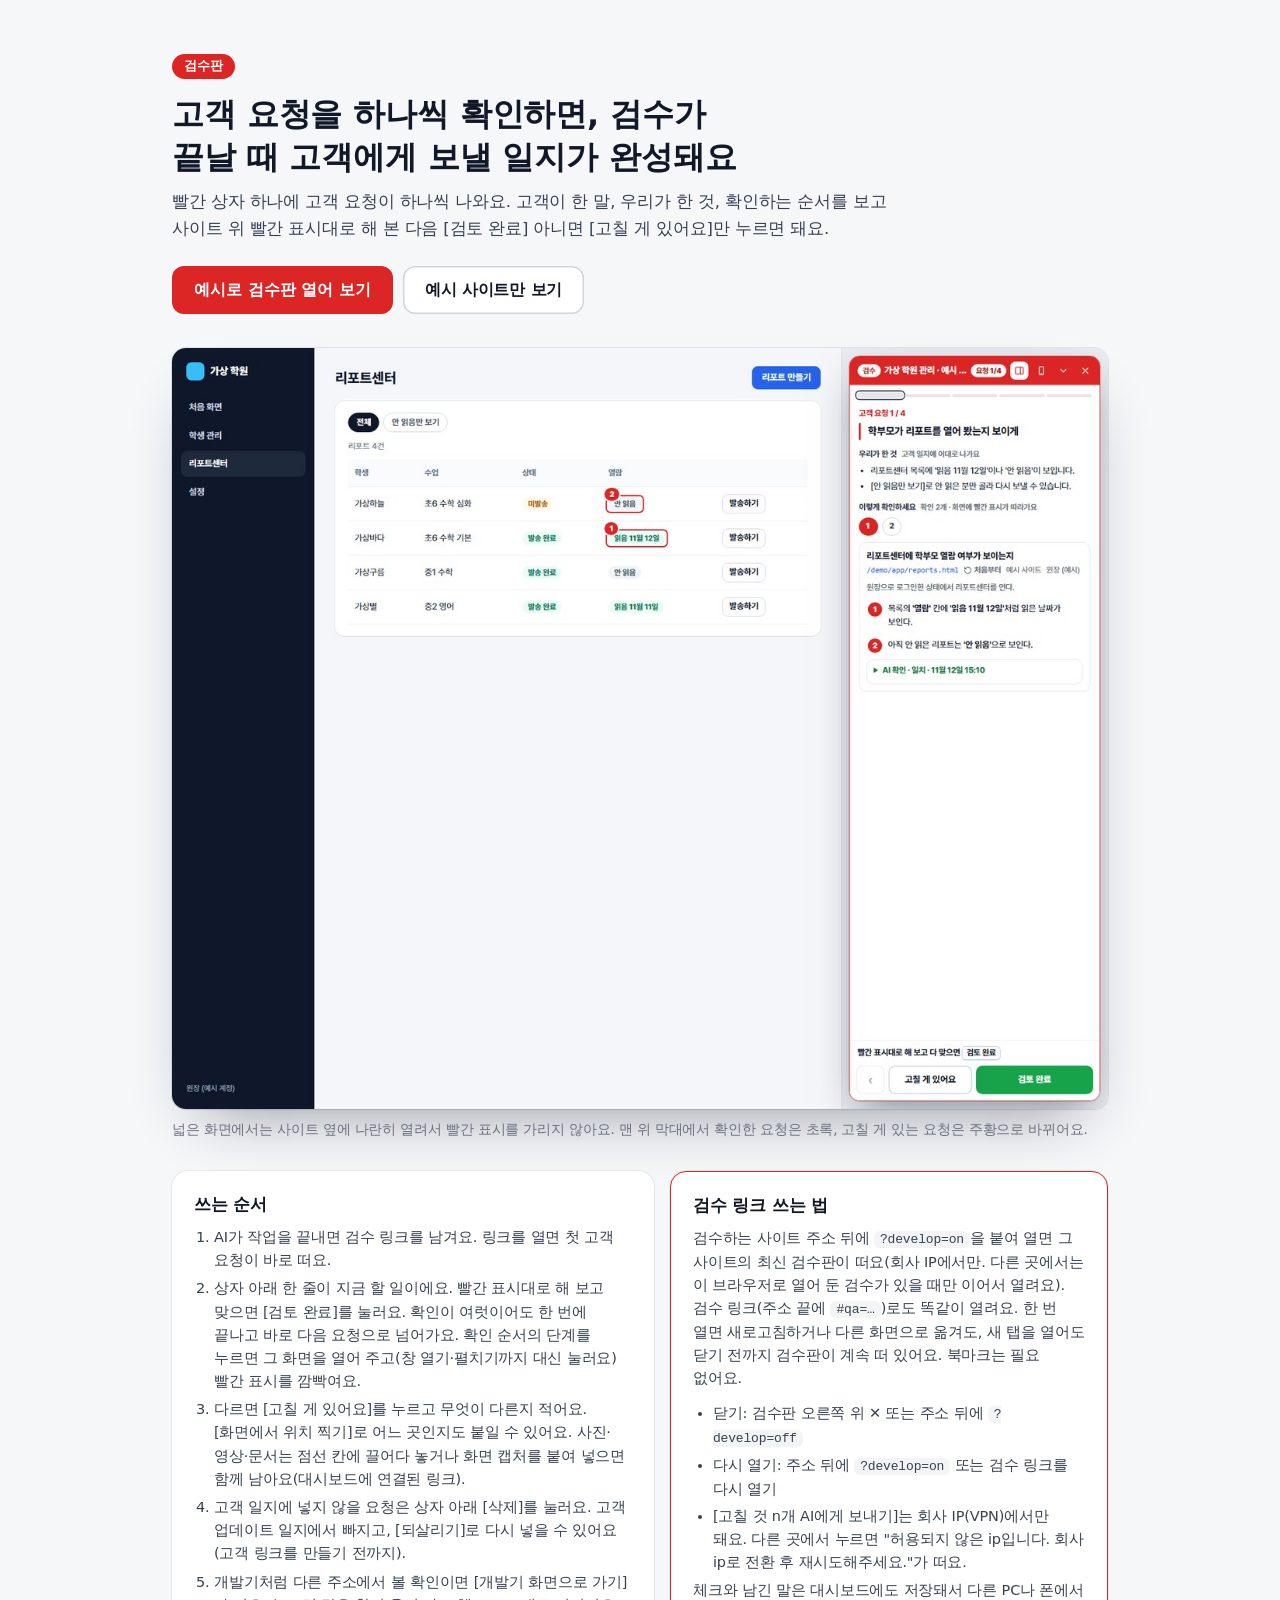
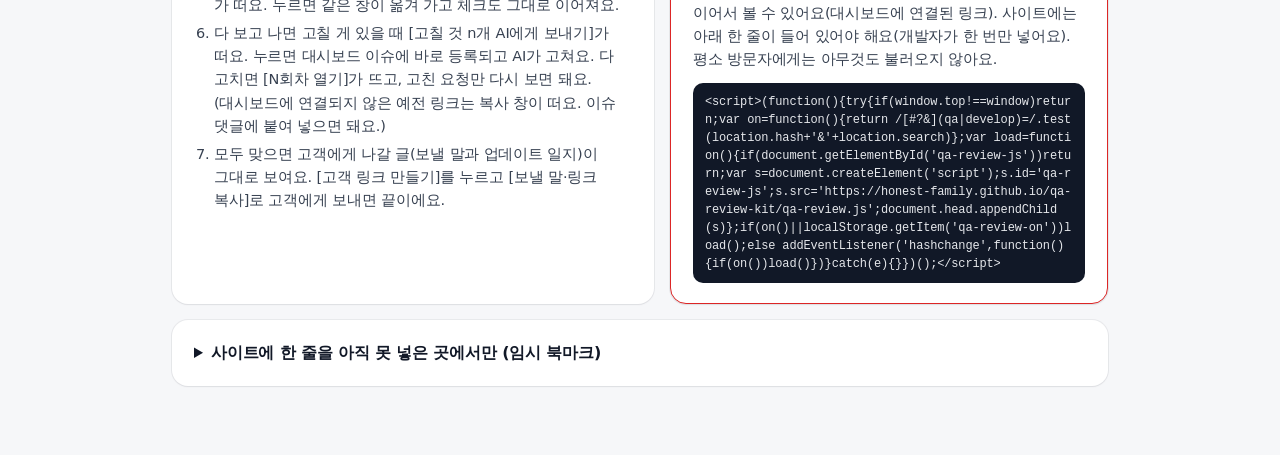
<file: index.html>
<!doctype html>
<html lang="ko">
<head>
<meta charset="utf-8">
<meta name="viewport" content="width=device-width,initial-scale=1">
<meta name="robots" content="noindex">
<title>검수판 · 고객 요청을 하나씩 확인하기</title>
<style>
*{box-sizing:border-box}
html,body{margin:0}
body{font-family:"Pretendard Variable",Pretendard,-apple-system,BlinkMacSystemFont,system-ui,"Apple SD Gothic Neo","Noto Sans KR","Malgun Gothic",sans-serif;color:#111827;background:#f6f7f9;line-height:1.6;letter-spacing:-.01em;word-break:keep-all}
.wrap{max-width:980px;margin:0 auto;padding:52px 22px 72px}
.tag{display:inline-block;background:#dc2626;color:#fff;font-weight:800;font-size:13px;border-radius:999px;padding:2px 12px}
h1{font-size:32px;line-height:1.35;margin:14px 0 10px;font-weight:800;text-wrap:balance;max-width:760px}
.lead{font-size:16.5px;color:#374151;margin:0 0 24px;max-width:720px;text-wrap:pretty}
.cta{display:flex;flex-wrap:wrap;gap:10px;align-items:center}
.btn{display:inline-flex;align-items:center;justify-content:center;height:48px;padding:0 22px;border-radius:12px;font:inherit;font-size:16px;font-weight:800;border:0;cursor:pointer;text-decoration:none}
.btn.red{background:#dc2626;color:#fff}
.btn.red:hover{background:#b91c1c}
.btn.line{background:#fff;color:#111827;box-shadow:inset 0 0 0 1.5px #d1d5db}
figure{margin:34px 0 0}
figure img{display:block;width:100%;height:auto;border-radius:14px;box-shadow:0 1px 2px rgba(15,23,42,.06),0 0 0 1px rgba(15,23,42,.08),0 30px 60px -30px rgba(15,23,42,.45)}
figcaption{font-size:13.5px;color:#6b7280;margin-top:10px}
.how{display:grid;grid-template-columns:minmax(0,1.1fr) minmax(0,1fr);gap:16px;margin-top:30px}
.box{background:#fff;border-radius:16px;padding:20px 22px;box-shadow:0 1px 2px rgba(15,23,42,.05),0 0 0 1px rgba(15,23,42,.06)}
.box h2{font-size:17px;margin:0 0 8px;font-weight:800}
.box p{margin:0 0 12px;color:#374151;font-size:14.5px}
ol{margin:0;padding-left:20px}
ol li{margin:5px 0;font-size:14.5px;color:#374151}
.install{border:1.5px solid #dc2626}
.bm{display:inline-flex;align-items:center;gap:8px;height:42px;padding:0 18px;border-radius:999px;background:#111827;color:#fff;font-weight:800;text-decoration:none;cursor:grab}
.bm i{width:11px;height:11px;border-radius:50%;background:#dc2626;display:inline-block}
.small{font-size:13px;color:#6b7280;margin:12px 0 0}
ul.keys{margin:0 0 4px;padding-left:20px}
ul.keys li{margin:4px 0;font-size:14.5px;color:#374151}
code{font-family:ui-monospace,SFMono-Regular,Consolas,monospace;font-size:13px;background:#f3f4f6;border-radius:6px;padding:1px 6px}
pre{margin:8px 0 0;background:#111827;color:#e5e7eb;border-radius:10px;padding:10px 12px;font-size:12px;line-height:1.5;white-space:pre-wrap;word-break:break-all}
@media (max-width:760px){
h1{font-size:25px}
.wrap{padding:34px 18px 56px}
.cta .btn{flex:1 1 100%}
.how{grid-template-columns:1fr}
}
</style>
</head>
<body>
<div class="wrap">
  <span class="tag">검수판</span>
  <h1>고객 요청을 하나씩 확인하면, 검수가 끝날 때 고객에게 보낼 일지가 완성돼요</h1>
  <p class="lead">빨간 상자 하나에 고객 요청이 하나씩 나와요. 고객이 한 말, 우리가 한 것, 확인하는 순서를 보고 사이트 위 빨간 표시대로 해 본 다음 [검토 완료] 아니면 [고칠 게 있어요]만 누르면 돼요.</p>
  <div class="cta">
    <button class="btn red" type="button" id="open-demo">예시로 검수판 열어 보기</button>
    <a class="btn line" href="demo/app/index.html">예시 사이트만 보기</a>
  </div>

  <figure>
    <img src="assets/preview.jpg" width="1205" height="980" alt="왼쪽에 예시 사이트, 오른쪽에 고객 요청 하나와 확인 순서, 고칠 게 있어요·검토 완료 버튼이 있는 검수 상자">
    <figcaption>넓은 화면에서는 사이트 옆에 나란히 열려서 빨간 표시를 가리지 않아요. 맨 위 막대에서 확인한 요청은 초록, 고칠 게 있는 요청은 주황으로 바뀌어요.</figcaption>
  </figure>

  <div class="how">
    <section class="box">
      <h2>쓰는 순서</h2>
      <ol>
        <li>AI가 작업을 끝내면 검수 링크를 남겨요. 링크를 열면 첫 고객 요청이 바로 떠요.</li>
        <li>상자 아래 한 줄이 지금 할 일이에요. 빨간 표시대로 해 보고 맞으면 [검토 완료]를 눌러요. 확인이 여럿이어도 한 번에 끝나고 바로 다음 요청으로 넘어가요. 확인 순서의 단계를 누르면 그 화면을 열어 주고(창 열기·펼치기까지 대신 눌러요) 빨간 표시를 깜빡여요.</li>
        <li>다르면 [고칠 게 있어요]를 누르고 무엇이 다른지 적어요. [화면에서 위치 찍기]로 어느 곳인지도 붙일 수 있어요. 사진·영상·문서는 점선 칸에 끌어다 놓거나 화면 캡처를 붙여 넣으면 함께 남아요(대시보드에 연결된 링크).</li>
        <li>고객 일지에 넣지 않을 요청은 상자 아래 [삭제]를 눌러요. 고객 업데이트 일지에서 빠지고, [되살리기]로 다시 넣을 수 있어요(고객 링크를 만들기 전까지).</li>
        <li>개발기처럼 다른 주소에서 볼 확인이면 [개발기 화면으로 가기]가 떠요. 누르면 같은 창이 옮겨 가고 체크도 그대로 이어져요.</li>
        <li>다 보고 나면 고칠 게 있을 때 [고칠 것 n개 AI에게 보내기]가 떠요. 누르면 대시보드 이슈에 바로 등록되고 AI가 고쳐요. 다 고치면 [N회차 열기]가 뜨고, 고친 요청만 다시 보면 돼요. (대시보드에 연결되지 않은 예전 링크는 복사 창이 떠요. 이슈 댓글에 붙여 넣으면 돼요.)</li>
        <li>모두 맞으면 고객에게 나갈 글(보낼 말과 업데이트 일지)이 그대로 보여요. [고객 링크 만들기]를 누르고 [보낼 말·링크 복사]로 고객에게 보내면 끝이에요.</li>
      </ol>
    </section>
    <section class="box install">
      <h2>검수 링크 쓰는 법</h2>
      <p>검수하는 사이트 주소 뒤에 <code>?develop=on</code>을 붙여 열면 그 사이트의 최신 검수판이 떠요(회사 IP에서만. 다른 곳에서는 이 브라우저로 열어 둔 검수가 있을 때만 이어서 열려요). 검수 링크(주소 끝에 <code>#qa=…</code>)로도 똑같이 열려요. 한 번 열면 새로고침하거나 다른 화면으로 옮겨도, 새 탭을 열어도 닫기 전까지 검수판이 계속 떠 있어요. 북마크는 필요 없어요.</p>
      <ul class="keys">
        <li>닫기: 검수판 오른쪽 위 ✕ 또는 주소 뒤에 <code>?develop=off</code></li>
        <li>다시 열기: 주소 뒤에 <code>?develop=on</code> 또는 검수 링크를 다시 열기</li>
        <li>[고칠 것 n개 AI에게 보내기]는 회사 IP(VPN)에서만 돼요. 다른 곳에서 누르면 "허용되지 않은 ip입니다. 회사 ip로 전환 후 재시도해주세요."가 떠요.</li>
      </ul>
      <p class="small">체크와 남긴 말은 대시보드에도 저장돼서 다른 PC나 폰에서 이어서 볼 수 있어요(대시보드에 연결된 링크). 사이트에는 아래 한 줄이 들어 있어야 해요(개발자가 한 번만 넣어요). 평소 방문자에게는 아무것도 불러오지 않아요.</p>
      <pre>&lt;script&gt;(function(){try{if(window.top!==window)return;var on=function(){return /[#?&amp;](qa|develop)=/.test(location.hash+'&amp;'+location.search)};var load=function(){if(document.getElementById('qa-review-js'))return;var s=document.createElement('script');s.id='qa-review-js';s.src='https://honest-family.github.io/qa-review-kit/qa-review.js';document.head.appendChild(s)};if(on()||localStorage.getItem('qa-review-on'))load();else addEventListener('hashchange',function(){if(on())load()})}catch(e){}})();&lt;/script&gt;</pre>
    </section>
  </div>
  <details class="box" style="margin-top:16px">
    <summary style="cursor:pointer;font-weight:800">사이트에 한 줄을 아직 못 넣은 곳에서만 (임시 북마크)</summary>
    <p class="small">이 방식은 새로고침하거나 다른 주소로 옮기면 검수판이 사라져요. 가능하면 위 한 줄을 사이트에 넣어 주세요. 아래 단추를 북마크 막대로 끌어다 놓고, 검수 링크를 연 뒤 누르면 열려요.</p>
    <a class="bm" id="bookmarklet" href="#">검수판<i></i></a>
  </details>
</div>
<script src="demo/spec.js"></script>
<script src="qa-review.js" data-boot="manual"></script>
<script>
(() => {
  const base = new URL('./', location.href).href;
  const code = "(function(){var d=document,s=d.createElement('script');s.src='" + new URL('qa-review.js', base).href + "?v='+Date.now();s.dataset.boot='resume';(d.head||d.documentElement).appendChild(s);})();";
  const bm = document.getElementById('bookmarklet');
  bm.setAttribute('href', 'javascript:' + code);
  bm.addEventListener('click', (e) => {
    e.preventDefault();
    alert('이 단추는 누르는 게 아니라 북마크 막대로 끌어다 놓는 거예요.');
  });
  document.getElementById('open-demo').addEventListener('click', async () => {
    location.href = await window.qaReview.link(window.DEMO_SPEC(base), new URL('demo/app/reports.html', base).href);
  });
})();
</script>
</body>
</html>
</file>
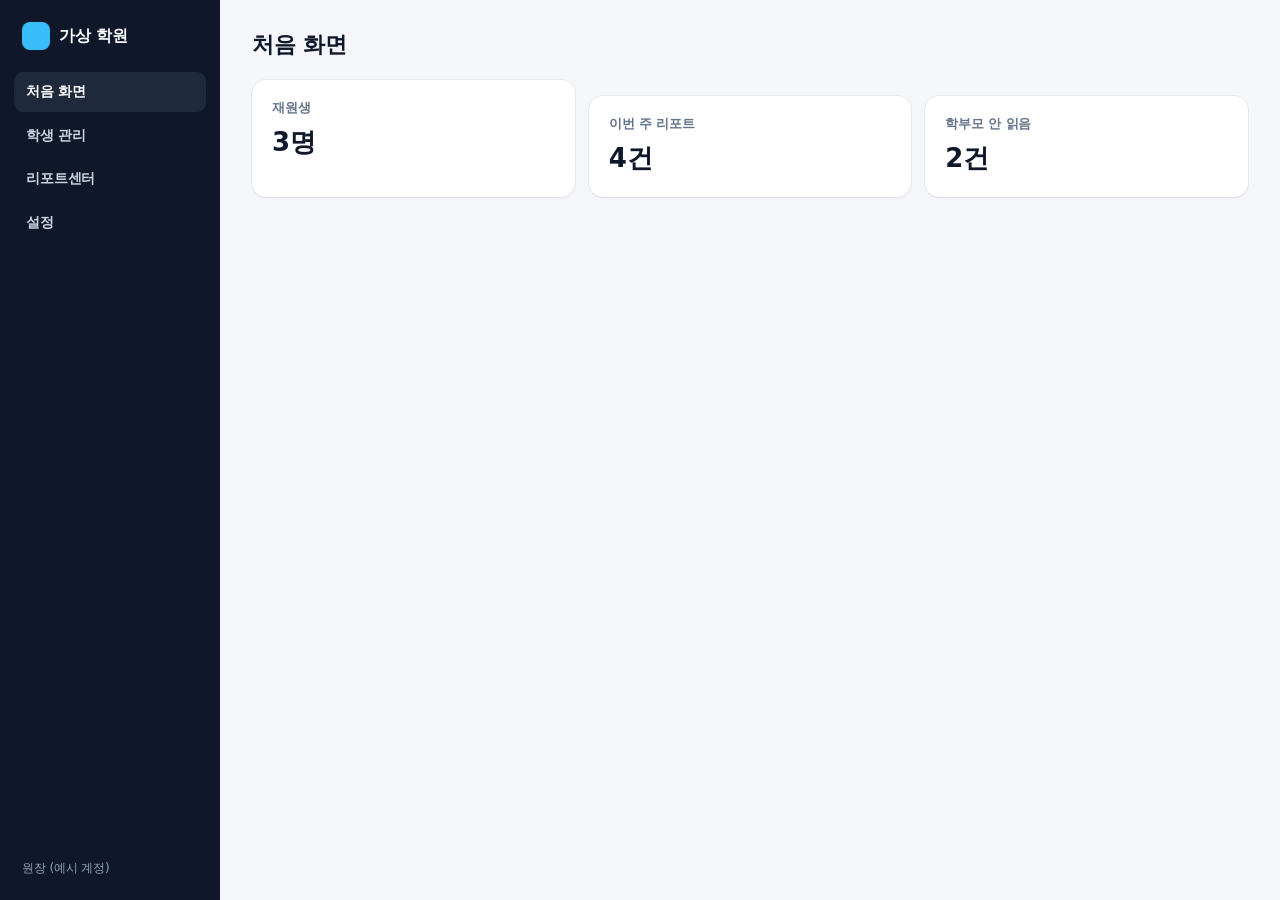
<file: demo/app/index.html>
<!doctype html>
<html lang="ko">
<head>
<meta charset="utf-8">
<meta name="viewport" content="width=device-width,initial-scale=1">
<title>처음 화면 · 가상 학원 (예시)</title>
<link rel="stylesheet" href="app.css">
<script>(function(){try{if(window.top!==window)return;var on=function(){return /[#?&]qa=/.test(location.hash+'&'+location.search)};var load=function(){if(document.getElementById('qa-review-js'))return;var s=document.createElement('script');s.id='qa-review-js';s.src='../../qa-review.js';document.head.appendChild(s)};if(on()||localStorage.getItem('qa-review-on'))load();else addEventListener('hashchange',function(){if(on())load()})}catch(e){}})();</script>
</head>
<body data-page="home">
<div class="shell">
  <aside class="side">
    <div class="logo"><i></i>가상 학원</div>
    <a href="index.html" data-page="home">처음 화면</a>
    <a href="students.html" data-page="students">학생 관리</a>
    <a href="reports.html" data-page="reports">리포트센터</a>
    <a href="settings.html" data-page="settings">설정</a>
    <div class="who">원장 (예시 계정)</div>
  </aside>
  <main class="main">
    <div class="top"><h1>처음 화면</h1></div>
    <div class="cards">
      <section class="panel card"><h3>재원생</h3><p>3명</p></section>
      <section class="panel card"><h3>이번 주 리포트</h3><p>4건</p></section>
      <section class="panel card"><h3>학부모 안 읽음</h3><p>2건</p></section>
    </div>
  </main>
</div>
<script src="app.js"></script>
</body>
</html>
</file>
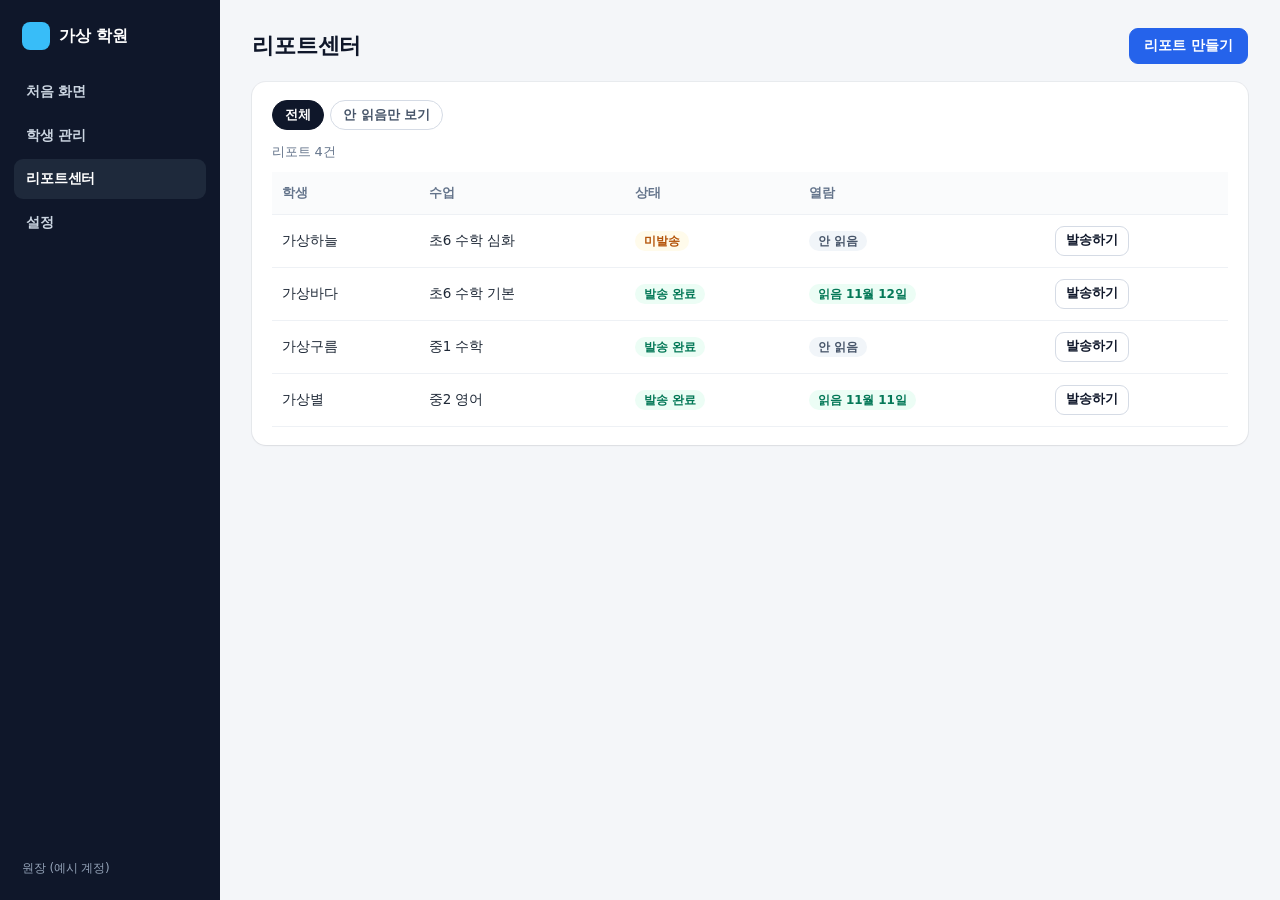
<file: demo/app/reports.html>
<!doctype html>
<html lang="ko">
<head>
<meta charset="utf-8">
<meta name="viewport" content="width=device-width,initial-scale=1">
<title>리포트센터 · 가상 학원 (예시)</title>
<link rel="stylesheet" href="app.css">
<script>(function(){try{if(window.top!==window)return;var on=function(){return /[#?&]qa=/.test(location.hash+'&'+location.search)};var load=function(){if(document.getElementById('qa-review-js'))return;var s=document.createElement('script');s.id='qa-review-js';s.src='../../qa-review.js';document.head.appendChild(s)};if(on()||localStorage.getItem('qa-review-on'))load();else addEventListener('hashchange',function(){if(on())load()})}catch(e){}})();</script>
</head>
<body data-page="reports">
<div class="shell">
  <aside class="side">
    <div class="logo"><i></i>가상 학원</div>
    <a href="index.html" data-page="home">처음 화면</a>
    <a href="students.html" data-page="students">학생 관리</a>
    <a href="reports.html" data-page="reports">리포트센터</a>
    <a href="settings.html" data-page="settings">설정</a>
    <div class="who">원장 (예시 계정)</div>
  </aside>
  <main class="main">
    <div class="top"><h1>리포트센터</h1><span class="sp"></span><button class="btn pri" type="button">리포트 만들기</button></div>
    <section class="panel">
      <div class="chips">
        <button class="chip" type="button" data-filter="all" aria-pressed="true">전체</button>
        <button class="chip" type="button" data-filter="unread" aria-pressed="false">안 읽음만 보기</button>
      </div>
      <p class="count" data-slot="count">리포트 4건</p>
      <table>
        <thead><tr><th>학생</th><th class="hide-m">수업</th><th>상태</th><th>열람</th><th></th></tr></thead>
        <tbody>
          <tr data-read="no"><td>가상하늘</td><td class="hide-m">초6 수학 심화</td><td><span class="badge b-amber">미발송</span></td><td class="read"><span class="badge b-gray">안 읽음</span></td><td><button class="btn sm send" type="button" data-open="send" data-student="가상하늘">발송하기</button></td></tr>
          <tr data-read="yes"><td>가상바다</td><td class="hide-m">초6 수학 기본</td><td><span class="badge b-green">발송 완료</span></td><td class="read"><span class="badge b-green">읽음 11월 12일</span></td><td><button class="btn sm send" type="button" data-open="send" data-student="가상바다">발송하기</button></td></tr>
          <tr data-read="no"><td>가상구름</td><td class="hide-m">중1 수학</td><td><span class="badge b-green">발송 완료</span></td><td class="read"><span class="badge b-gray">안 읽음</span></td><td><button class="btn sm send" type="button" data-open="send" data-student="가상구름">발송하기</button></td></tr>
          <tr data-read="yes"><td>가상별</td><td class="hide-m">중2 영어</td><td><span class="badge b-green">발송 완료</span></td><td class="read"><span class="badge b-green">읽음 11월 11일</span></td><td><button class="btn sm send" type="button" data-open="send" data-student="가상별">발송하기</button></td></tr>
        </tbody>
      </table>
    </section>
  </main>
</div>
<div class="dim" id="send" role="dialog" aria-modal="true" aria-label="리포트 발송">
  <div class="dlg">
    <h2>리포트 발송 · <span data-slot="student">학생</span></h2>
    <p class="sub">학부모님께 보낼 내용을 확인해 주세요.</p>
    <div class="preview">이번 주 수업 4회 · 숙제 4/4 · 단원 평가 92점</div>
    <details class="box">
      <summary>선생님 소견 확인 · 고치기</summary>
      <div class="opinion">
        <span class="badge b-gray" data-slot="badge">기록으로 자동 작성</span>
        <p class="note" data-slot="note"></p>
        <textarea aria-label="선생님 소견"></textarea>
        <div class="acts">
          <button class="btn sm" type="button" data-slot="draft-btn">선생님 말투로 초안 쓰기</button>
          <button class="btn sm" type="button">수업 기록으로 다시 쓰기</button>
          <button class="btn sm pri" type="button" data-slot="save">소견 저장</button>
        </div>
      </div>
    </details>
    <div class="row"><button class="btn" type="button" data-close>닫기</button><button class="btn pri" type="button" disabled>문자로 보내기</button></div>
  </div>
</div>
<script src="app.js"></script>
</body>
</html>
</file>
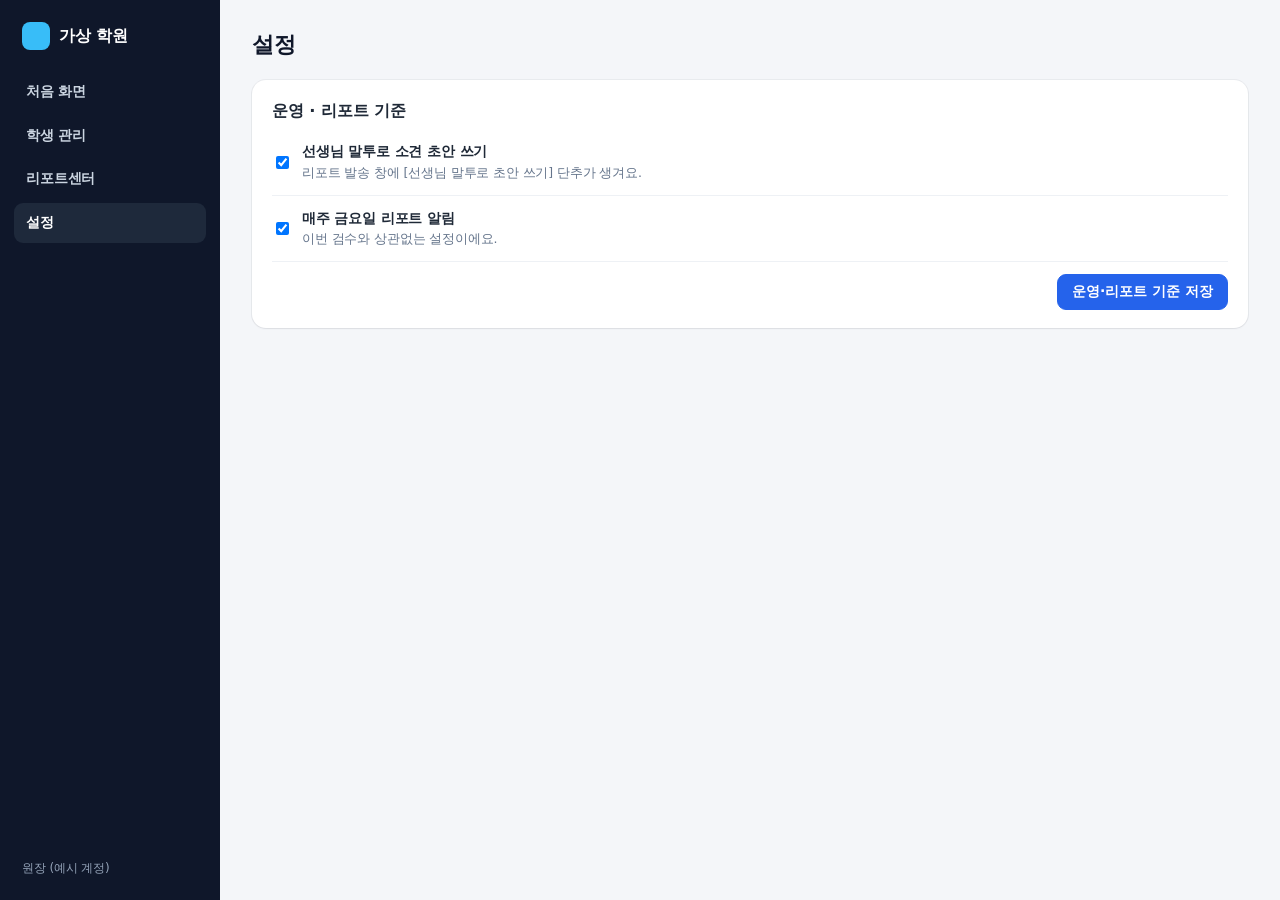
<file: demo/app/settings.html>
<!doctype html>
<html lang="ko">
<head>
<meta charset="utf-8">
<meta name="viewport" content="width=device-width,initial-scale=1">
<title>설정 · 가상 학원 (예시)</title>
<link rel="stylesheet" href="app.css">
<script>(function(){try{if(window.top!==window)return;var on=function(){return /[#?&]qa=/.test(location.hash+'&'+location.search)};var load=function(){if(document.getElementById('qa-review-js'))return;var s=document.createElement('script');s.id='qa-review-js';s.src='../../qa-review.js';document.head.appendChild(s)};if(on()||localStorage.getItem('qa-review-on'))load();else addEventListener('hashchange',function(){if(on())load()})}catch(e){}})();</script>
</head>
<body data-page="settings">
<div class="shell">
  <aside class="side">
    <div class="logo"><i></i>가상 학원</div>
    <a href="index.html" data-page="home">처음 화면</a>
    <a href="students.html" data-page="students">학생 관리</a>
    <a href="reports.html" data-page="reports">리포트센터</a>
    <a href="settings.html" data-page="settings">설정</a>
    <div class="who">원장 (예시 계정)</div>
  </aside>
  <main class="main">
    <div class="top"><h1>설정</h1></div>
    <section class="panel">
      <h3 style="margin:0 0 6px">운영 · 리포트 기준</h3>
      <div class="field"><input type="checkbox" id="style-opinion"><div><label for="style-opinion">선생님 말투로 소견 초안 쓰기</label><div class="desc">리포트 발송 창에 [선생님 말투로 초안 쓰기] 단추가 생겨요.</div></div></div>
      <div class="field"><input type="checkbox" id="weekly" checked><div><label for="weekly">매주 금요일 리포트 알림</label><div class="desc">이번 검수와 상관없는 설정이에요.</div></div></div>
      <div class="row" style="display:flex;justify-content:flex-end;margin-top:12px"><button class="btn pri" type="button" data-slot="save">운영·리포트 기준 저장</button></div>
    </section>
  </main>
</div>
<script src="app.js"></script>
</body>
</html>
</file>
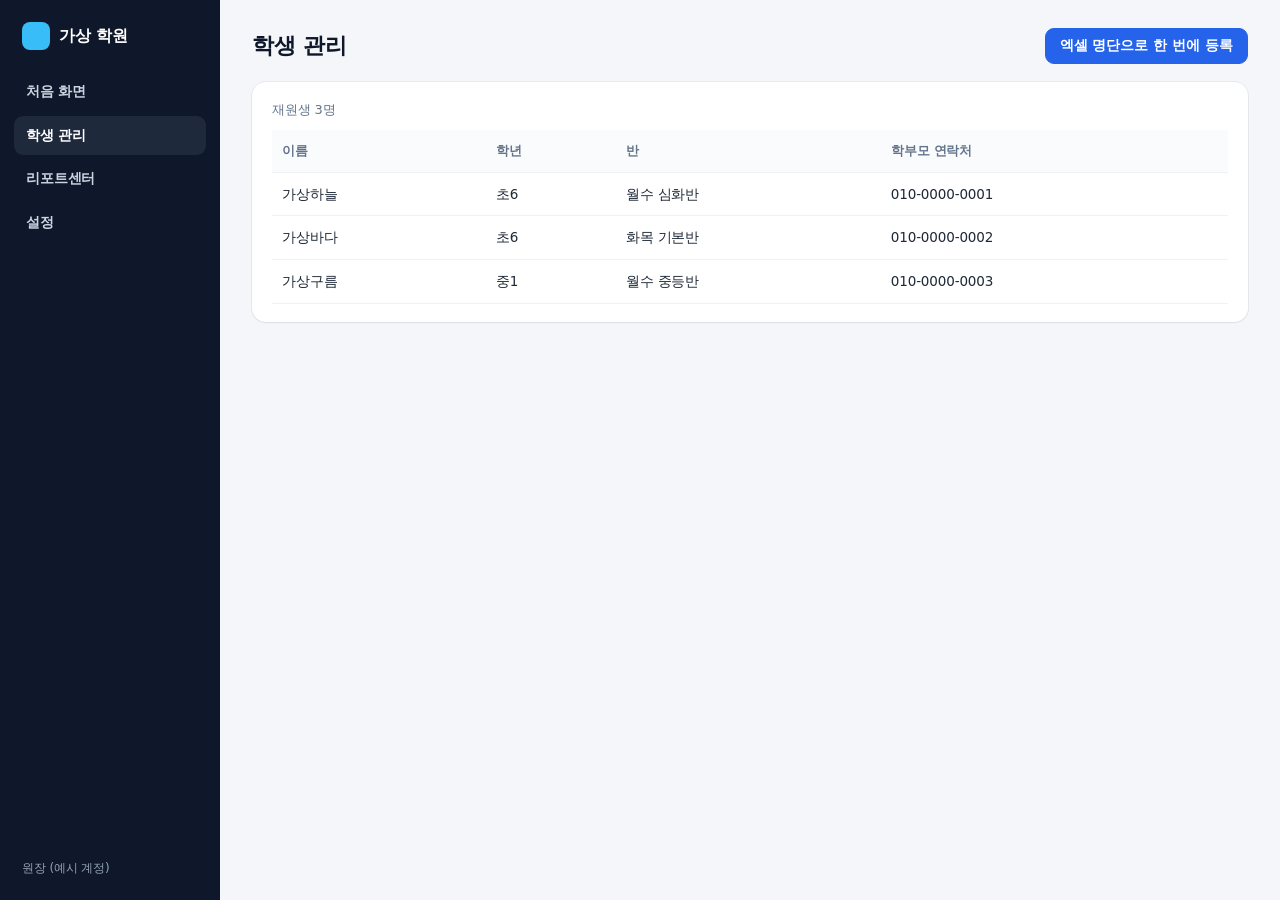
<file: demo/app/students.html>
<!doctype html>
<html lang="ko">
<head>
<meta charset="utf-8">
<meta name="viewport" content="width=device-width,initial-scale=1">
<title>학생 관리 · 가상 학원 (예시)</title>
<link rel="stylesheet" href="app.css">
<script>(function(){try{if(window.top!==window)return;var on=function(){return /[#?&]qa=/.test(location.hash+'&'+location.search)};var load=function(){if(document.getElementById('qa-review-js'))return;var s=document.createElement('script');s.id='qa-review-js';s.src='../../qa-review.js';document.head.appendChild(s)};if(on()||localStorage.getItem('qa-review-on'))load();else addEventListener('hashchange',function(){if(on())load()})}catch(e){}})();</script>
</head>
<body data-page="students">
<div class="shell">
  <aside class="side">
    <div class="logo"><i></i>가상 학원</div>
    <a href="index.html" data-page="home">처음 화면</a>
    <a href="students.html" data-page="students">학생 관리</a>
    <a href="reports.html" data-page="reports">리포트센터</a>
    <a href="settings.html" data-page="settings">설정</a>
    <div class="who">원장 (예시 계정)</div>
  </aside>
  <main class="main">
    <div class="top"><h1>학생 관리</h1><span class="sp"></span><button class="btn pri" type="button" data-open="excel">엑셀 명단으로 한 번에 등록</button></div>
    <section class="panel">
      <p class="count">재원생 3명</p>
      <table>
        <thead><tr><th>이름</th><th>학년</th><th class="hide-m">반</th><th class="hide-m">학부모 연락처</th></tr></thead>
        <tbody>
          <tr><td>가상하늘</td><td>초6</td><td class="hide-m">월수 심화반</td><td class="hide-m">010-0000-0001</td></tr>
          <tr><td>가상바다</td><td>초6</td><td class="hide-m">화목 기본반</td><td class="hide-m">010-0000-0002</td></tr>
          <tr><td>가상구름</td><td>중1</td><td class="hide-m">월수 중등반</td><td class="hide-m">010-0000-0003</td></tr>
        </tbody>
      </table>
    </section>
  </main>
</div>
<div class="dim" id="excel" role="dialog" aria-modal="true" aria-label="엑셀 명단 등록">
  <div class="dlg">
    <h2>엑셀 명단으로 학생 한 번에 등록</h2>
    <p class="sub">파일을 올리거나 표를 복사해 붙여 넣으세요. 칸 이름이 달라도 알아서 맞춰요.</p>
    <div class="paste">
      <label for="paste-box"><b>또는 엑셀에서 표를 복사해 붙여 넣기</b></label>
      <textarea id="paste-box" placeholder="여기에 붙여 넣기"></textarea>
      <div class="row" style="justify-content:flex-start"><button class="btn sm pri" type="button" data-slot="read">붙여 넣은 표 읽기</button></div>
    </div>
    <div data-slot="result" hidden>
      <p class="ok-line">붙여넣기 · 낯선 칸 이름도 자동으로 맞췄어요</p>
      <table class="map">
        <thead><tr><th>엑셀 칸</th><th>들어갈 곳</th></tr></thead>
        <tbody>
          <tr><td>아이 이름</td><td>학생 이름</td></tr>
          <tr><td>엄마 폰</td><td>학부모 연락처</td></tr>
          <tr><td>본인 폰</td><td>학생 연락처</td></tr>
          <tr><td>수강 클래스</td><td>반</td></tr>
          <tr><td>번호</td><td>가져오지 않음</td></tr>
        </tbody>
      </table>
      <div class="row"><button class="btn" type="button" data-slot="again">다른 명단 올리기</button><button class="btn pri" type="button" data-slot="register" disabled>학생 2명 등록</button></div>
    </div>
    <div class="row"><button class="btn" type="button" data-close>닫기</button></div>
  </div>
</div>
<script src="app.js"></script>
</body>
</html>
</file>
<file: demo/app/app.css>
*{box-sizing:border-box}
html,body{margin:0;height:100%}
body{font-family:"Pretendard Variable",Pretendard,-apple-system,BlinkMacSystemFont,system-ui,"Apple SD Gothic Neo","Noto Sans KR","Malgun Gothic",sans-serif;font-size:14px;line-height:1.55;color:#1f2937;background:#f4f6f9;letter-spacing:-.01em;word-break:keep-all}
a{color:inherit;text-decoration:none}
button{font:inherit;cursor:pointer}
.shell{display:flex;min-height:100%}
.side{flex:none;width:220px;background:#0f172a;color:#cbd5e1;padding:22px 14px;display:flex;flex-direction:column;gap:4px}
.logo{display:flex;align-items:center;gap:9px;color:#fff;font-weight:800;font-size:16px;padding:0 8px 18px}
.logo i{width:28px;height:28px;border-radius:8px;background:#38bdf8;display:inline-block}
.side a{display:block;padding:9px 12px;border-radius:9px;font-weight:600}
.side a:hover{background:rgba(255,255,255,.06)}
.side a.on{background:#1e293b;color:#fff}
.side .who{margin-top:auto;font-size:12px;color:#94a3b8;padding:0 8px}
.main{flex:1;min-width:0;padding:28px 32px 40px}
.top{display:flex;align-items:center;gap:12px;margin-bottom:18px}
.top h1{margin:0;font-size:22px;font-weight:800;color:#0f172a}
.top .sp{flex:1}
.panel{background:#fff;border-radius:14px;box-shadow:0 1px 2px rgba(15,23,42,.06),0 0 0 1px rgba(15,23,42,.05);padding:18px 20px}
.panel+.panel{margin-top:16px}
.btn{display:inline-flex;align-items:center;gap:6px;height:36px;padding:0 14px;border-radius:9px;border:1px solid #d5dbe5;background:#fff;color:#0f172a;font-weight:700}
.btn:hover{background:#f8fafc}
.btn.pri{background:#2563eb;border-color:#2563eb;color:#fff}
.btn.pri:hover{background:#1d4ed8}
.btn.sm{height:30px;padding:0 10px;font-size:13px}
.btn:disabled{opacity:.45;cursor:not-allowed}
.chips{display:flex;gap:6px;margin-bottom:12px}
.chip{height:30px;padding:0 12px;border-radius:999px;border:1px solid #d5dbe5;background:#fff;font-weight:700;font-size:13px;color:#475569}
.chip[aria-pressed="true"]{background:#0f172a;border-color:#0f172a;color:#fff}
table{width:100%;border-collapse:collapse}
th,td{text-align:left;padding:11px 10px;border-bottom:1px solid #eef1f5;font-size:13.5px}
th{font-size:12.5px;color:#64748b;font-weight:700;background:#fafbfc}
.badge{display:inline-block;font-size:12px;font-weight:700;border-radius:999px;padding:1px 9px}
.b-gray{background:#f1f5f9;color:#475569}
.b-blue{background:#eff6ff;color:#1d4ed8}
.b-green{background:#ecfdf5;color:#047857}
.b-amber{background:#fffbeb;color:#b45309}
.count{font-size:13px;color:#64748b;margin:0 0 10px}
.dim{position:fixed;inset:0;background:rgba(15,23,42,.45);display:none;align-items:flex-start;justify-content:center;padding:8vh 16px;z-index:50}
.dim.on{display:flex}
.dlg{width:min(560px,100%);background:#fff;border-radius:16px;box-shadow:0 30px 60px -20px rgba(15,23,42,.5);padding:20px 22px;max-height:84vh;overflow:auto}
.dlg h2{margin:0 0 4px;font-size:18px;font-weight:800}
.dlg .sub{margin:0 0 14px;color:#64748b;font-size:13px}
.dlg .row{display:flex;gap:8px;justify-content:flex-end;margin-top:14px}
.preview{background:#f8fafc;border-radius:12px;padding:12px 14px;font-size:13.5px;margin-bottom:12px}
details.box{border:1px solid #e5e7eb;border-radius:12px;padding:10px 12px}
details.box summary{cursor:pointer;font-weight:700}
.opinion{margin-top:10px}
.opinion textarea,.paste textarea{width:100%;min-height:110px;border:1px solid #d5dbe5;border-radius:10px;padding:10px 12px;font:inherit;font-size:13.5px;resize:vertical}
.opinion .acts{display:flex;flex-wrap:wrap;gap:6px;margin-top:8px}
.note{font-size:12.5px;color:#475569;margin-top:6px}
.map{margin-top:12px}
.map td,.map th{padding:8px 10px}
.ok-line{display:flex;align-items:center;gap:8px;font-weight:700;color:#047857;margin-top:12px}
.field{display:flex;align-items:center;gap:10px;padding:12px 0;border-bottom:1px solid #eef1f5}
.field:last-child{border-bottom:0}
.field label{font-weight:700}
.field .desc{font-size:12.5px;color:#64748b}
.toast{position:fixed;left:50%;top:22px;transform:translateX(-50%);background:#0f172a;color:#fff;border-radius:999px;padding:9px 16px;font-weight:600;font-size:13.5px;display:none;z-index:60}
.toast.on{display:block}
.cards{display:grid;grid-template-columns:repeat(3,minmax(0,1fr));gap:14px}
.card h3{margin:0 0 4px;font-size:13px;color:#64748b;font-weight:700}
.card p{margin:0;font-size:26px;font-weight:800;color:#0f172a}
@media (max-width:760px){
.shell{flex-direction:column}
.side{width:auto;flex-direction:row;flex-wrap:wrap;align-items:center;padding:12px}
.logo{padding:0 8px 0 4px}
.side .who{display:none}
.main{padding:18px 14px 120px}
.cards{grid-template-columns:1fr}
.hide-m{display:none}
th,td{padding:9px 6px;font-size:13px}
}
</file>
